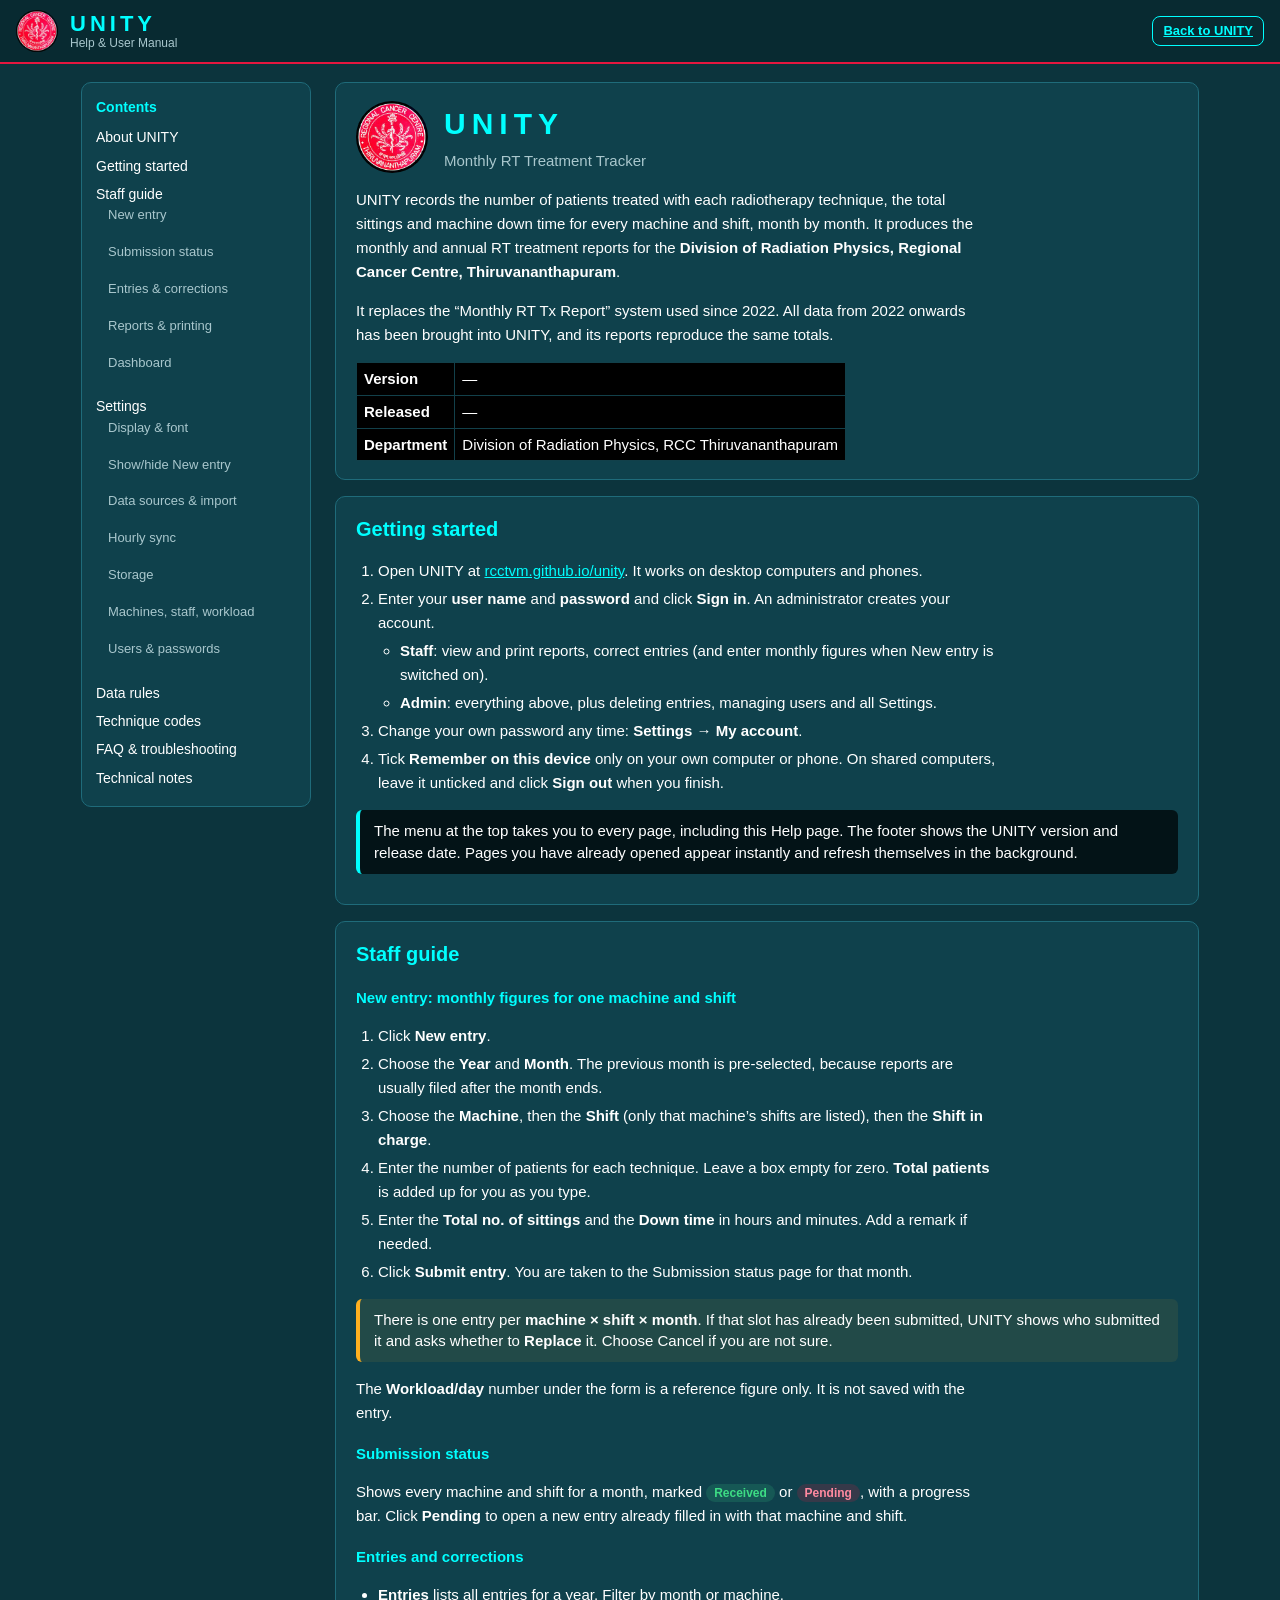
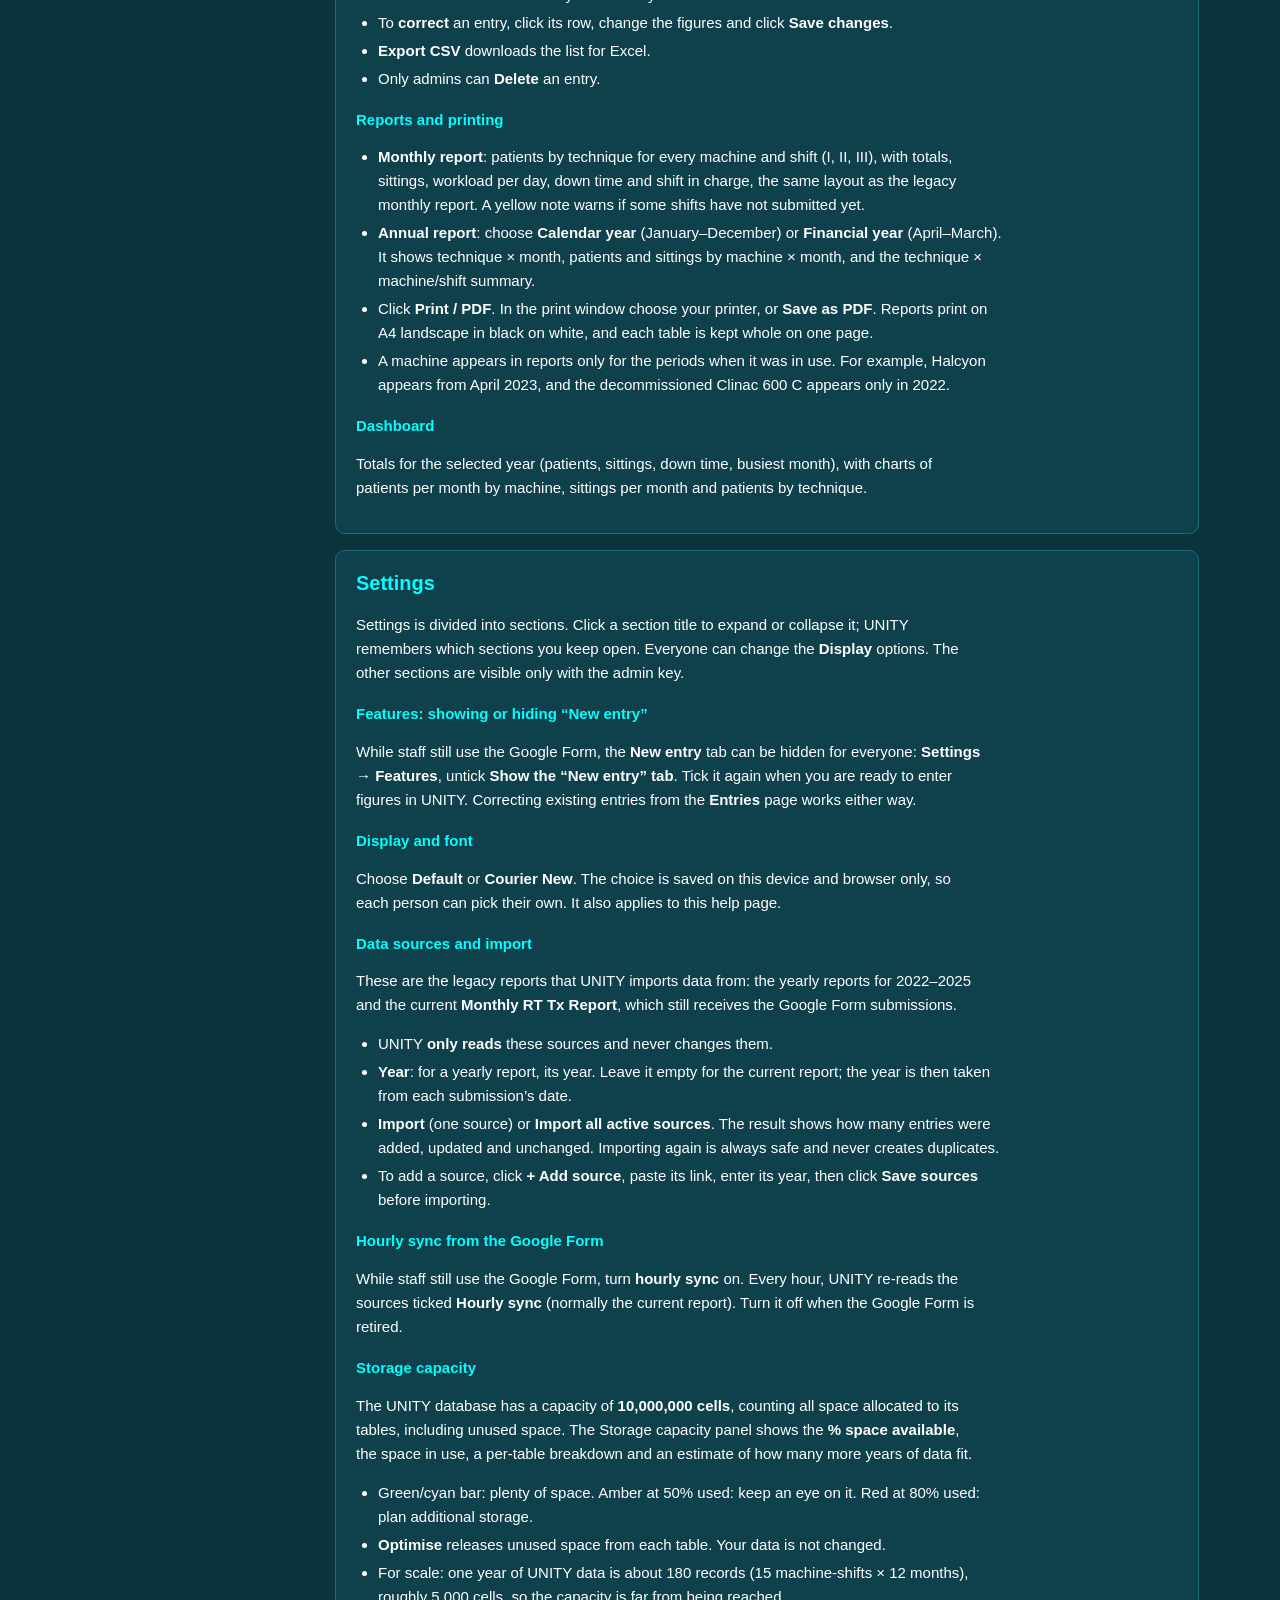
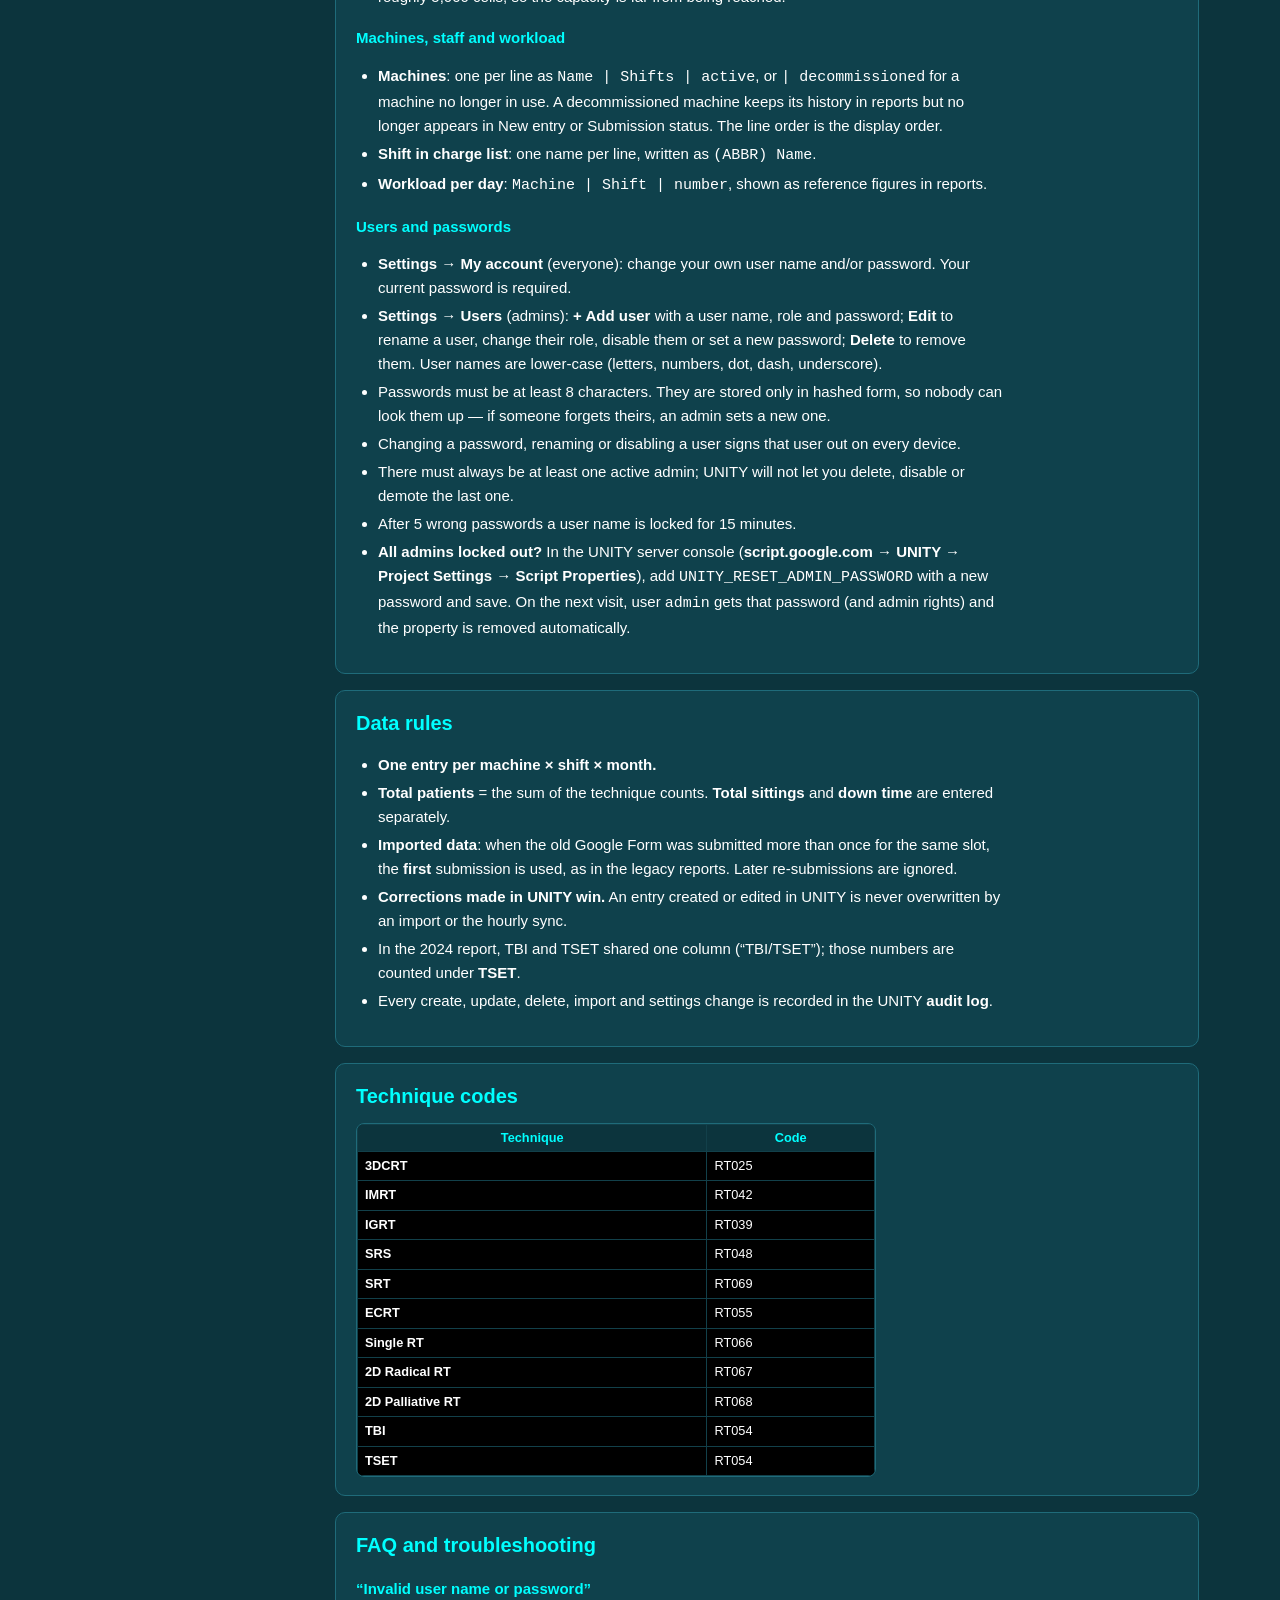
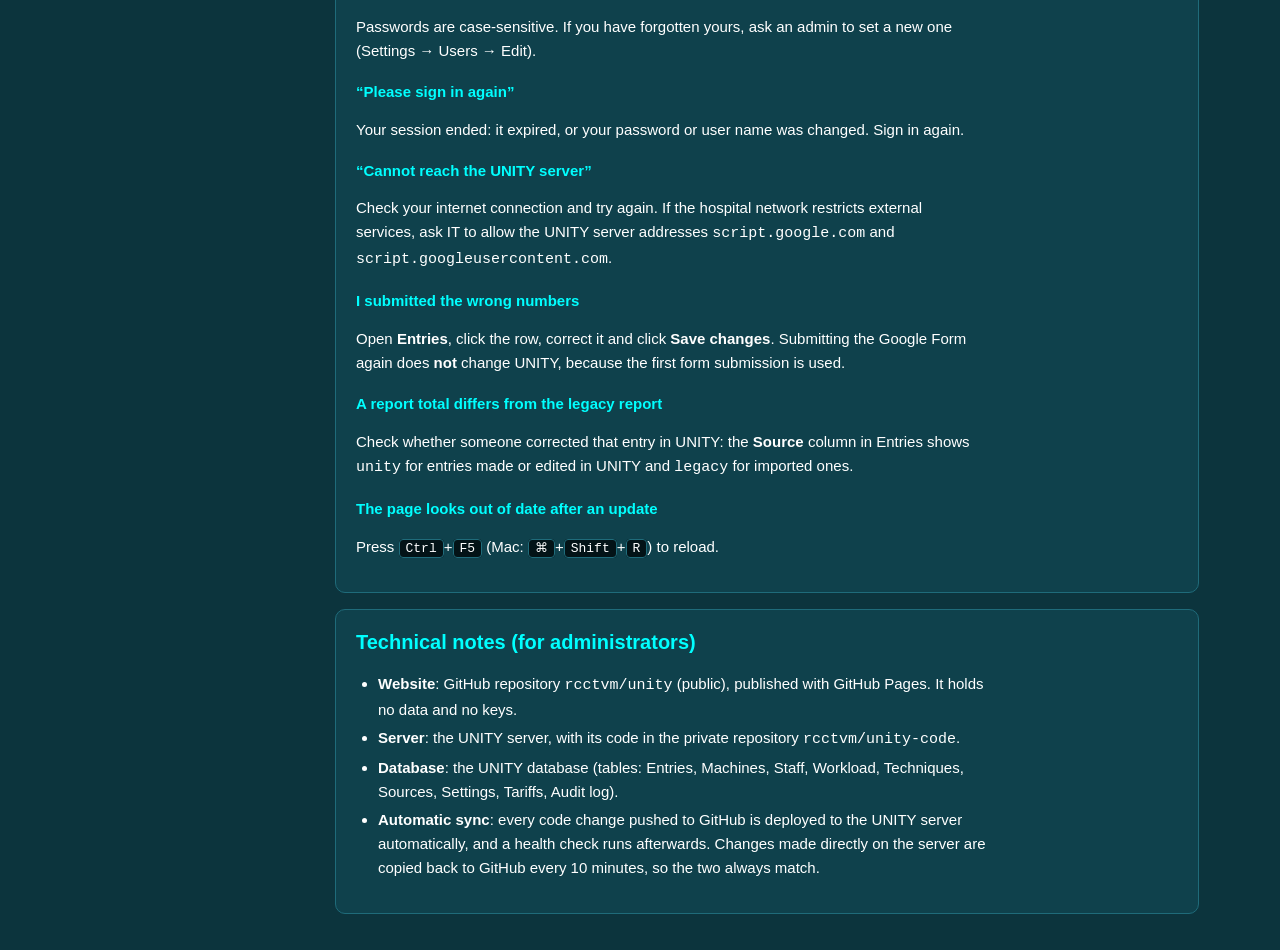
<file: help.html>
<!doctype html>
<html lang="en">
<head>
  <meta charset="utf-8">
  <meta name="viewport" content="width=device-width, initial-scale=1">
  <title>UNITY Help &amp; User Manual</title>
  <meta name="description" content="About UNITY and the user manual: monthly RT treatment tracking, Division of Radiation Physics, RCC Thiruvananthapuram.">
  <meta name="theme-color" content="#0C343D">
  <link rel="icon" href="assets/logo.jpg">
  <script src="js/prefs.js"></script>
  <link rel="stylesheet" href="css/style.css">
  
</head>
<body>
  <header class="topbar">
    <img src="assets/logo.jpg" alt="RCC logo">
    <div class="brand"><b>UNITY</b><small>Help &amp; User Manual</small></div>
    <div class="spacer"></div>
    <a class="btn small" href="./">Back to UNITY</a>
  </header>

    <main id="help-root" style="max-width:none;padding:0"></main>
  <script src="js/config.js"></script>
  <script src="js/help.js"></script>
  <script>
    UnityHelp.render(document.getElementById('help-root'));
    (async function () {
      try {
        var url = window.UNITY_CONFIG.API_URL;
        var r = await (await fetch(url + '?action=ping')).json();
        if (!r || !r.version) return;
        var d = new Date(r.releaseDate + 'T00:00:00');
        var ds = isNaN(d) ? r.releaseDate : d.toLocaleDateString('en-GB', { day: 'numeric', month: 'short', year: 'numeric' });
        document.getElementById('about-version').textContent = 'v' + r.version;
        document.getElementById('about-date').textContent = ds;
      } catch (e) { /* offline: leave placeholders */ }
    })();
  </script>
</body>
</html>
</file>
<file: css/style.css>
/* UNITY — colour pattern taken from the legacy "Monthly RT Tx Report":
   dark teal canvas (#0C343D), black data cells, white text, cyan headings (#00FFFF),
   yellow highlights (#FFFF00), plus RCC red from the logo. */
:root {
  --teal: #0C343D;
  --teal-2: #0f414c;
  --teal-3: #145563;
  --line: #1f6b7a;
  --cell: #000000;
  --text: #ffffff;
  --muted: #a9c7cd;
  --cyan: #00ffff;
  --yellow: #ffff00;
  --red: #e5173f;
  --ok: #3ddc84;
  --warn: #ffb020;
  --radius: 10px;
  --font: "Segoe UI", Roboto, "Helvetica Neue", Arial, sans-serif;
}
html.font-courier { --font: "Courier New", Courier, monospace; }
* { box-sizing: border-box; }
[hidden] { display: none !important; }
html, body { margin: 0; background: var(--teal); color: var(--text); font: 15px/1.45 var(--font); }
a { color: var(--cyan); }
button, input, select, textarea { font: inherit; }

/* Header */
.topbar {
  position: sticky; top: 0; z-index: 10; display: flex; align-items: center; gap: 12px;
  padding: 10px 16px; background: #082a31; border-bottom: 2px solid var(--red);
}
.topbar img { width: 42px; height: 42px; border-radius: 50%; background: #fff; }
.brand { display: flex; flex-direction: column; line-height: 1.1; }
.brand b { font-size: 22px; letter-spacing: 4px; color: var(--cyan); }
.brand small { color: var(--muted); font-size: 12px; }
.topbar .spacer { flex: 1; }
.role-badge { font-size: 12px; padding: 3px 8px; border: 1px solid var(--cyan); border-radius: 999px; color: var(--cyan); }
.menu-btn { display: none; }

/* Nav */
nav.tabs { display: flex; gap: 4px; padding: 8px 16px; background: var(--teal-2); overflow-x: auto; border-bottom: 1px solid var(--line); }
nav.tabs a {
  white-space: nowrap; padding: 7px 12px; border-radius: 8px; color: var(--text); text-decoration: none;
}
nav.tabs a:hover { background: var(--teal-3); }
nav.tabs a.active { background: var(--cyan); color: #00262c; font-weight: 600; }
nav.tabs a.admin-only { display: none; }
body.is-admin nav.tabs a.admin-only { display: inline-block; }

main { max-width: 1680px; margin: 0 auto; padding: 18px 16px 60px; }
h1, h2, h3 { color: var(--cyan); margin: 0 0 12px; font-weight: 600; }
h1 { font-size: 22px; }
h2 { font-size: 18px; }
h3 { font-size: 15px; }
.sub { color: var(--muted); margin: -6px 0 16px; }

/* Panels & grid */
.panel { background: var(--teal-2); border: 1px solid var(--line); border-radius: var(--radius); padding: 16px; margin-bottom: 16px; }
.grid { display: grid; gap: 16px; }
.grid > * { min-width: 0; }

/* Collapsible Settings sections */
details.sect { background: var(--teal-2); border: 1px solid var(--line); border-radius: var(--radius); margin-bottom: 10px; }
details.sect > summary {
  list-style: none; cursor: pointer; display: flex; align-items: center; gap: 12px;
  padding: 14px 16px; font-size: 17px; font-weight: 600; color: var(--cyan); border-radius: var(--radius);
}
details.sect > summary::-webkit-details-marker { display: none; }
details.sect > summary::before { content: '▸'; color: var(--cyan); transition: transform .15s; display: inline-block; width: 1em; }
details.sect[open] > summary::before { transform: rotate(90deg); }
details.sect > summary:hover { background: var(--teal-3); }
details.sect > summary:focus-visible { outline: 2px solid var(--cyan); outline-offset: -2px; }
details.sect .sect-hint { margin-left: auto; font-size: 13px; font-weight: 400; color: var(--muted); }
details.sect .sect-body { padding: 4px 16px 16px; }
/* Password fields: eye button to show/hide */
.pw-wrap { position: relative; display: block; width: 100%; }
.pw-wrap > input { padding-right: 44px; }
.pw-eye {
  position: absolute; right: 4px; top: 50%; transform: translateY(-50%);
  width: 34px; height: 30px; display: grid; place-items: center; padding: 0;
  background: transparent; border: none; border-radius: 6px; color: var(--muted); cursor: pointer;
}
.pw-eye:hover { color: var(--cyan); background: rgba(0, 255, 255, .08); }
.pw-eye:focus-visible { outline: 2px solid var(--cyan); outline-offset: 1px; color: var(--cyan); }
.pw-eye[aria-pressed="true"] { color: var(--cyan); }
.switch-row { display: flex; gap: 12px; align-items: flex-start; cursor: pointer; max-width: 760px; }
.switch-row input[type=checkbox] { width: 20px; height: 20px; min-height: 0; margin-top: 2px; flex: none; accent-color: var(--cyan); }
table.info td { white-space: normal; }
.grid.kpis { grid-template-columns: repeat(auto-fit, minmax(170px, 1fr)); }
.grid.two { grid-template-columns: repeat(auto-fit, minmax(380px, 1fr)); }
.kpi { background: var(--cell); border: 1px solid var(--line); border-radius: var(--radius); padding: 14px; }
.kpi .label { color: var(--muted); font-size: 12px; text-transform: uppercase; letter-spacing: .06em; }
.kpi .value { font-size: 28px; font-weight: 700; color: var(--yellow); font-variant-numeric: tabular-nums; }
.kpi .hint { color: var(--muted); font-size: 12px; }
.chart-box { position: relative; height: 300px; }

/* Toolbar / forms */
.toolbar { display: flex; flex-wrap: wrap; gap: 10px; align-items: end; margin-bottom: 14px; }
.field { display: flex; flex-direction: column; gap: 4px; min-width: 0; }
.field label { font-size: 12px; color: var(--muted); }
input, select, textarea {
  background: var(--cell); color: var(--text); border: 1px solid var(--line); border-radius: 8px;
  padding: 8px 10px; min-height: 38px; width: 100%;
}
input:focus, select:focus, textarea:focus { outline: 2px solid var(--cyan); outline-offset: 0; border-color: var(--cyan); }
input[type=number] { text-align: right; font-variant-numeric: tabular-nums; }
.btn {
  display: inline-flex; align-items: center; gap: 6px; padding: 8px 14px; min-height: 38px; border-radius: 8px;
  border: 1px solid var(--cyan); background: transparent; color: var(--cyan); cursor: pointer; font-weight: 600;
}
.btn:hover { background: rgba(0, 255, 255, .12); }
.btn.primary { background: var(--cyan); color: #00262c; }
.btn.primary:hover { background: #7ffcff; }
.btn.danger { border-color: var(--red); color: #ff8aa0; }
.btn.danger:hover { background: rgba(229, 23, 63, .18); }
.btn.small { padding: 4px 10px; min-height: 30px; font-size: 13px; }
.btn:disabled { opacity: .5; cursor: not-allowed; }

.form-grid { display: grid; grid-template-columns: repeat(auto-fit, minmax(170px, 1fr)); gap: 12px; }
.tech-grid { display: grid; grid-template-columns: repeat(auto-fit, minmax(190px, 1fr)); gap: 10px; }
.tech-grid .field label b { color: var(--text); font-weight: 600; }
.tech-grid .field label span { color: var(--muted); }
.total-strip {
  display: flex; flex-wrap: wrap; gap: 18px; align-items: center; margin-top: 14px; padding: 10px 14px;
  background: var(--cell); border-radius: 8px; border: 1px solid var(--line);
}
.total-strip b { color: var(--yellow); font-size: 20px; font-variant-numeric: tabular-nums; }
.actions { display: flex; gap: 10px; flex-wrap: wrap; margin-top: 16px; }

/* Tables (black cells like the legacy report) */
.table-wrap { overflow-x: auto; border: 1px solid var(--line); border-radius: 8px; }
table { border-collapse: collapse; width: 100%; font-variant-numeric: tabular-nums; }
th, td { padding: 5px 7px; border: 1px solid #12404a; white-space: nowrap; }
thead th { background: var(--teal); color: var(--cyan); font-weight: 600; position: sticky; top: 0; white-space: normal; line-height: 1.2; }
/* Tables fit the page width instead of scrolling sideways: headings and labels wrap,
   numbers stay on one line, and wide grids use a slightly smaller font on smaller screens. */
.report-grid, .table-wrap table { font-size: clamp(12px, 0.45vw + 7px, 14px); }
.report-grid td.tech, tr.total td[colspan], tr.meta td[colspan] { white-space: normal; }
td.wrap { white-space: normal; }
td .note { font-size: 0.85em; }
table.fit { table-layout: fixed; }
table.fit td, table.fit th { white-space: normal; overflow-wrap: anywhere; }
table.fit input { width: 100%; min-width: 0; }
tbody td { background: var(--cell); }
td.num, th.num { text-align: right; }
td.zero { color: #4d6a70; }
tr.total td { background: #061d22; color: var(--yellow); font-weight: 700; }
tr.meta td { background: #031317; color: var(--muted); }
td.tech { color: var(--text); font-weight: 600; }
td.code { color: var(--muted); }
td.grand { color: var(--yellow); font-weight: 700; }
th.machine { text-align: center; border-bottom: 2px solid var(--cyan); }
tr.clickable { cursor: pointer; }
/* Report grids: alternate machines in black / dark teal, as in the legacy report. */
.report-grid tbody td.m-alt { background: var(--teal); }
.report-grid tr.total td.m-alt { background: #0e3d47; }
.report-grid tr.meta td.m-alt { background: #082c33; }
.report-grid thead th.m-alt { background: var(--teal-3); }
.report-grid .m-start { border-left: 2px solid var(--line); }
tr.clickable:hover td { background: #0a2a30; }

/* Status board */
.status-grid { display: grid; grid-template-columns: repeat(auto-fit, minmax(230px, 1fr)); gap: 12px; }
.machine-card { background: var(--cell); border: 1px solid var(--line); border-radius: var(--radius); padding: 12px; }
.machine-card h3 { margin-bottom: 8px; }
.slot { display: flex; justify-content: space-between; align-items: center; gap: 8px; padding: 6px 0; border-top: 1px solid #12404a; }
.pill { font-size: 12px; padding: 2px 8px; border-radius: 999px; font-weight: 600; }
.pill.ok { background: rgba(61, 220, 132, .15); color: var(--ok); }
.pill.miss { background: rgba(229, 23, 63, .18); color: #ff8aa0; }
.progress { height: 8px; background: #031317; border-radius: 999px; overflow: hidden; margin: 6px 0 14px; }
.progress > div { height: 100%; background: var(--cyan); }

/* Messages */
.toast {
  position: fixed; right: 16px; bottom: 16px; z-index: 50; max-width: min(420px, calc(100vw - 32px));
  padding: 12px 16px; border-radius: 8px; background: #031317; border-left: 4px solid var(--cyan);
  box-shadow: 0 8px 24px rgba(0,0,0,.5); display: none;
}
.toast.error { border-left-color: var(--red); }
.toast.show { display: block; }
.empty { text-align: center; color: var(--muted); padding: 28px 10px; }
.loading { color: var(--muted); padding: 28px 0; text-align: center; }
.note { color: var(--muted); font-size: 13px; }
.warn-box { border: 1px solid var(--warn); background: rgba(255, 176, 32, .08); padding: 10px 12px; border-radius: 8px; margin: 10px 0; }

/* Login */
.login-wrap { min-height: 100vh; display: grid; place-items: center; padding: 16px; }
.login {
  width: min(400px, 100%); background: var(--teal-2); border: 1px solid var(--line); border-top: 4px solid var(--red);
  border-radius: 14px; padding: 26px; text-align: center;
}
.login img { width: 96px; height: 96px; border-radius: 50%; background: #fff; }
.login h1 { font-size: 34px; letter-spacing: 8px; margin: 12px 0 2px; }
.login p { color: var(--muted); margin: 0 0 18px; font-size: 13px; }
.login .field { text-align: left; margin-bottom: 12px; }
.login .btn { width: 100%; justify-content: center; }

/* Report header (print) */
.report-head { text-align: center; margin-bottom: 12px; }
.report-head .dept { color: var(--muted); }
.report-head h2 { margin: 4px 0; }
.foot { margin-top: 30px; text-align: center; color: var(--muted); font-size: 12px; }
.app-footer { text-align: center; color: var(--muted); font-size: 12px; padding: 18px 16px 26px; border-top: 1px solid var(--line); }
.app-footer a { color: var(--cyan); }
.login-foot { margin-top: 16px; color: var(--muted); font-size: 12px; }

dialog { background: var(--teal-2); color: var(--text); border: 1px solid var(--cyan); border-radius: 12px; padding: 20px; max-width: min(520px, calc(100vw - 32px)); }
dialog::backdrop { background: rgba(0,0,0,.6); }

@media (max-width: 640px) {
  .brand small { display: none; }
  .grid.two { grid-template-columns: 1fr; }
  .kpi .value { font-size: 22px; }
  main { padding: 14px 12px 60px; }
}

@media print {
  @page { size: A4 landscape; margin: 8mm; }
  html, body { background: #fff; color: #000; font-size: 10px; }
  .topbar, nav.tabs, .toolbar, .actions, .no-print, .toast, .warn-box { display: none !important; }
  .app-footer { border: none; color: #000; padding: 6px 0 0; }
  main { padding: 0; max-width: none; }
  .panel, .kpi { border: 1px solid #999; background: #fff !important; }
  .panel { border: none; padding: 0; }
  /* Readable black text on white — no screen colours (yellow/cyan) in print. */
  main *, .app-footer, .app-footer * { color: #000 !important; }
  .kpi { padding: 6px 8px; }
  .kpi .value { font-size: 16px; }
  h1, h2, h3 { color: #000 !important; break-after: avoid; page-break-after: avoid; }
  .table-wrap { border: none; overflow: visible; }
  table, .print-block, .kpi, .grid.kpis { break-inside: avoid; page-break-inside: avoid; }
  .print-block { margin-bottom: 8px; }
  .report-grid, .table-wrap table { font-size: 9px; }
  th, td { border: 1px solid #555; padding: 2px 4px; }
  thead th { position: static; background: #0C343D !important; color: #fff !important; -webkit-print-color-adjust: exact; print-color-adjust: exact; }
  tbody td { background: #fff !important; }
  tr.total td { background: #eeeeee !important; font-weight: 700; -webkit-print-color-adjust: exact; print-color-adjust: exact; }
  td.zero { color: #888 !important; }
  .report-grid tbody td.m-alt { background: #e3eef0 !important; -webkit-print-color-adjust: exact; print-color-adjust: exact; }
  .report-grid tr.total td.m-alt { background: #d6e4e7 !important; }
  .report-grid .m-start { border-left: 2px solid #000; }
  td .note { font-size: inherit; }
  .app-footer a { display: none; }
}
</file>
